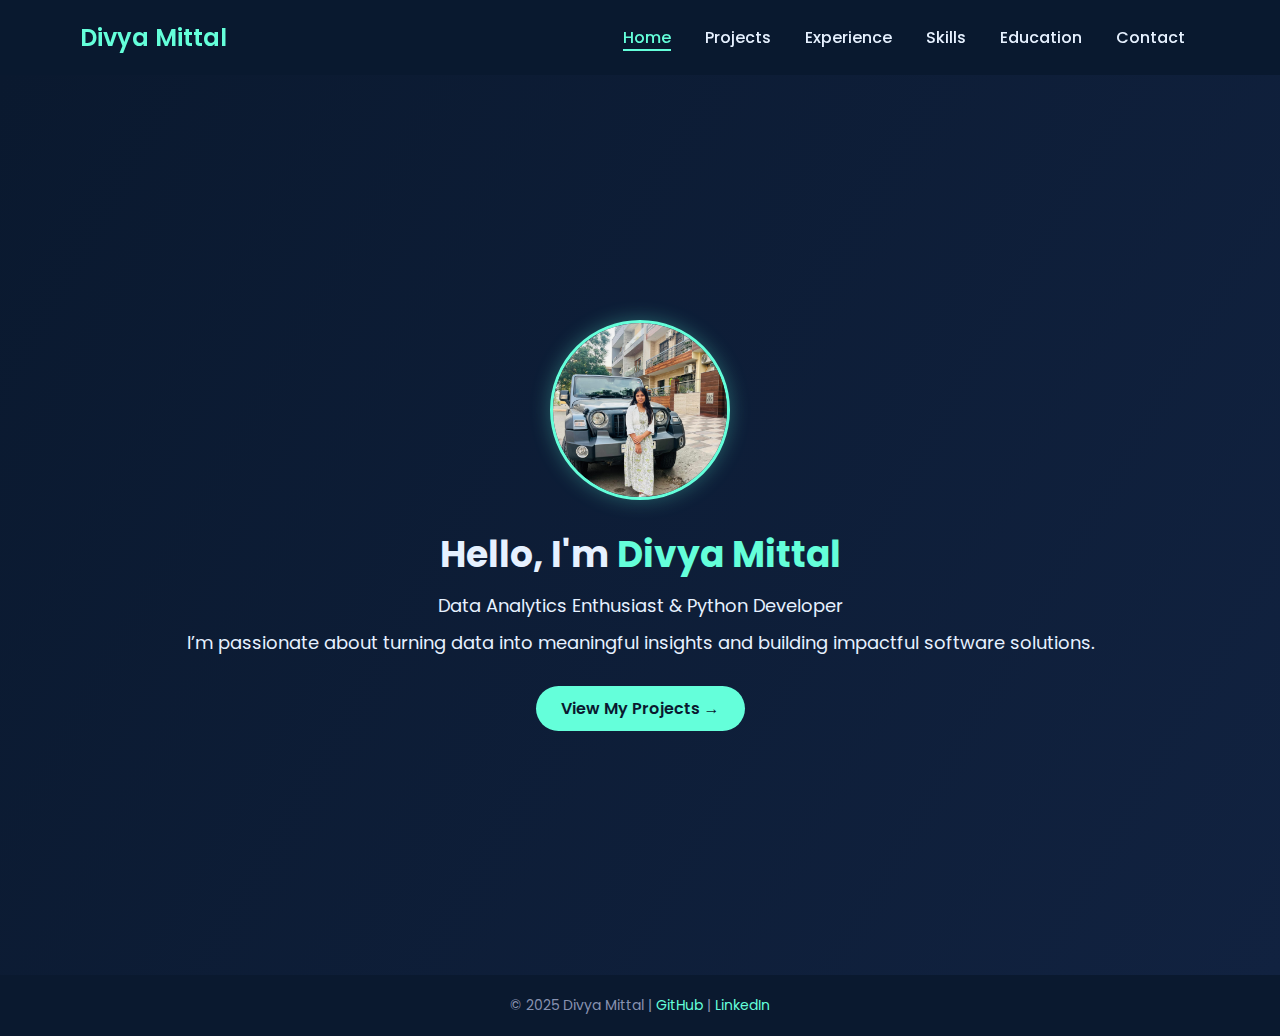
<file: index.html>
<!DOCTYPE html>
<html lang="en">
<head>
  <meta charset="UTF-8">
  <meta name="viewport" content="width=device-width, initial-scale=1.0">
  <title>Divya Mittal | Portfolio</title>
  <link rel="stylesheet" href="style.css">
</head>
<body>
  <header>
    <h1 class="logo">Divya Mittal</h1>
    <nav>
      <a href="index.html" class="active">Home</a>
      <a href="projects.html">Projects</a>
      <a href="experience.html">Experience</a>
      <a href="SKILLS.HTML">Skills</a>
      <a href="education.html">Education</a>
      <a href="contact.html">Contact</a>
    </nav>
  </header>

  <section class="home-section">
    <div class="intro">
      <img src="profile.jpeg" alt="Divya Mittal" class="profile-pic">
      <h2>Hello, I'm <span>Divya Mittal</span></h2>
      <p>Data Analytics Enthusiast & Python Developer</p>
      <p class="desc">I’m passionate about turning data into meaningful insights and building impactful software solutions.</p>
      <a href="projects.html" class="btn">View My Projects →</a>
    </div>
  </section>

  <footer>
    <p>© 2025 Divya Mittal | <a href="https://github.com/divyamittal564" target="_blank">GitHub</a> | <a href="https://www.linkedin.com/in/divya-mittal-924721254" target="_blank">LinkedIn</a></p>
  </footer>
</body>
</html>
</file>
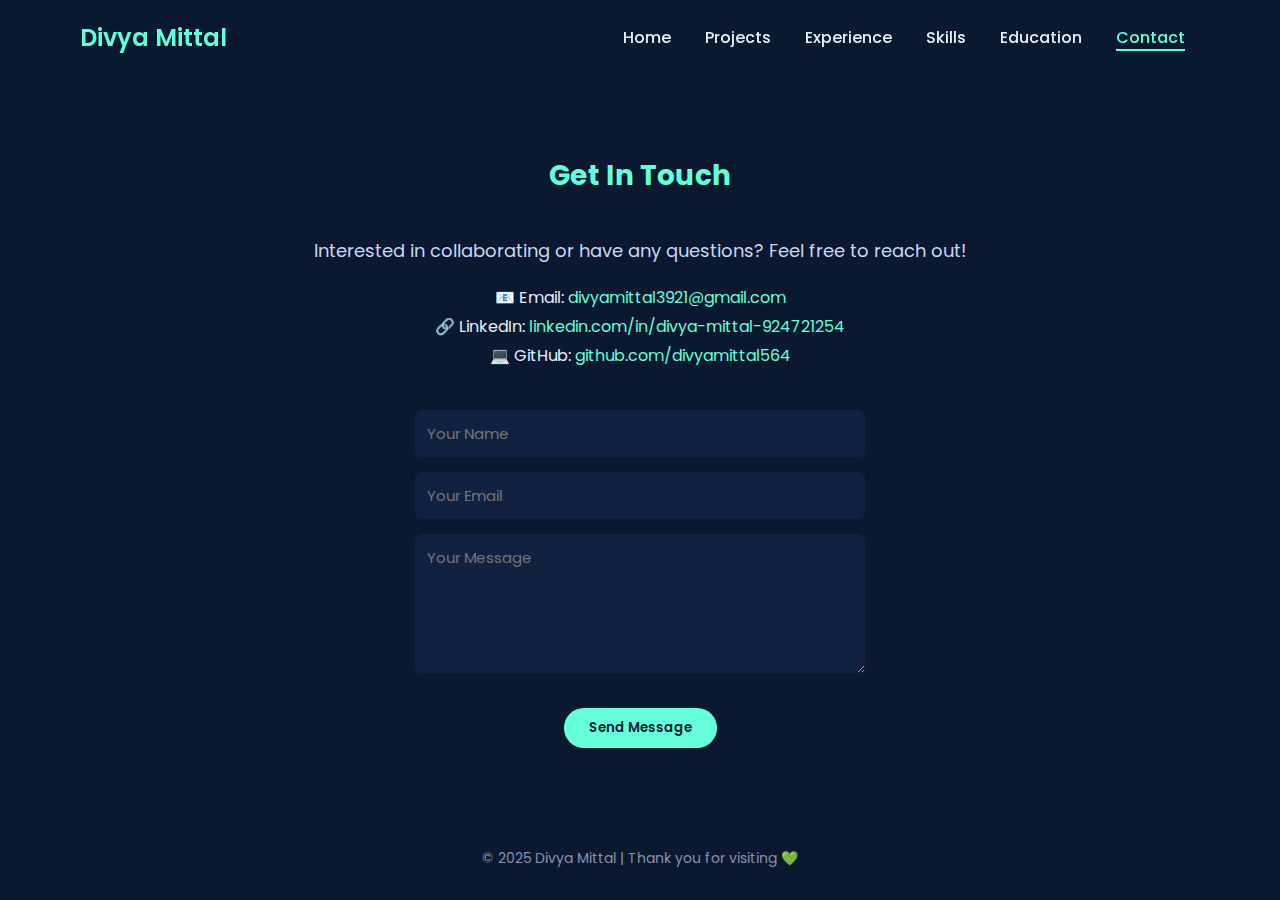
<file: contact.html>
<!DOCTYPE html>
<html lang="en">
<head>
  <meta charset="UTF-8">
  <meta name="viewport" content="width=device-width, initial-scale=1.0">
  <title>Contact | Divya Mittal</title>
  <link rel="stylesheet" href="style.css">
</head>
<body>
  <header>
    <h1 class="logo">Divya Mittal</h1>
    <nav>
       <a href="index.html">Home</a>
      <a href="projects.html">Projects</a>
      <a href="experience.html">Experience</a>
      <a href="SKILLS.HTML">Skills</a>
      <a href="education.html" >Education</a>
      <a href="contact.html" class="active">Contact</a>
    </nav>
  </header>

  <section class="contact-page">
    <h2 class="section-title">Get In Touch</h2>
    <p class="contact-intro">Interested in collaborating or have any questions? Feel free to reach out!</p>

    <div class="contact-info">
      <p>📧 Email: <a href="mailto:divyamittal3921@gmail.com">divyamittal3921@gmail.com</a></p>
      <p>🔗 LinkedIn: <a href="https://www.linkedin.com/in/divya-mittal-924721254" target="_blank">linkedin.com/in/divya-mittal-924721254</a></p>
      <p>💻 GitHub: <a href="https://github.com/divyamittal564" target="_blank">github.com/divyamittal564</a></p>
    </div>

    <form class="contact-form" action="mailto:divyamittal3921@gmail.com" method="post" enctype="text/plain">
      <input type="text" name="name" placeholder="Your Name" required>
      <input type="email" name="email" placeholder="Your Email" required>
      <textarea name="message" placeholder="Your Message" rows="5" required></textarea>
      <button type="submit" class="btn">Send Message</button>
    </form>
  </section>

  <footer>
    <p>© 2025 Divya Mittal | Thank you for visiting 💚</p>
  </footer>
</body>
</html>
</file>
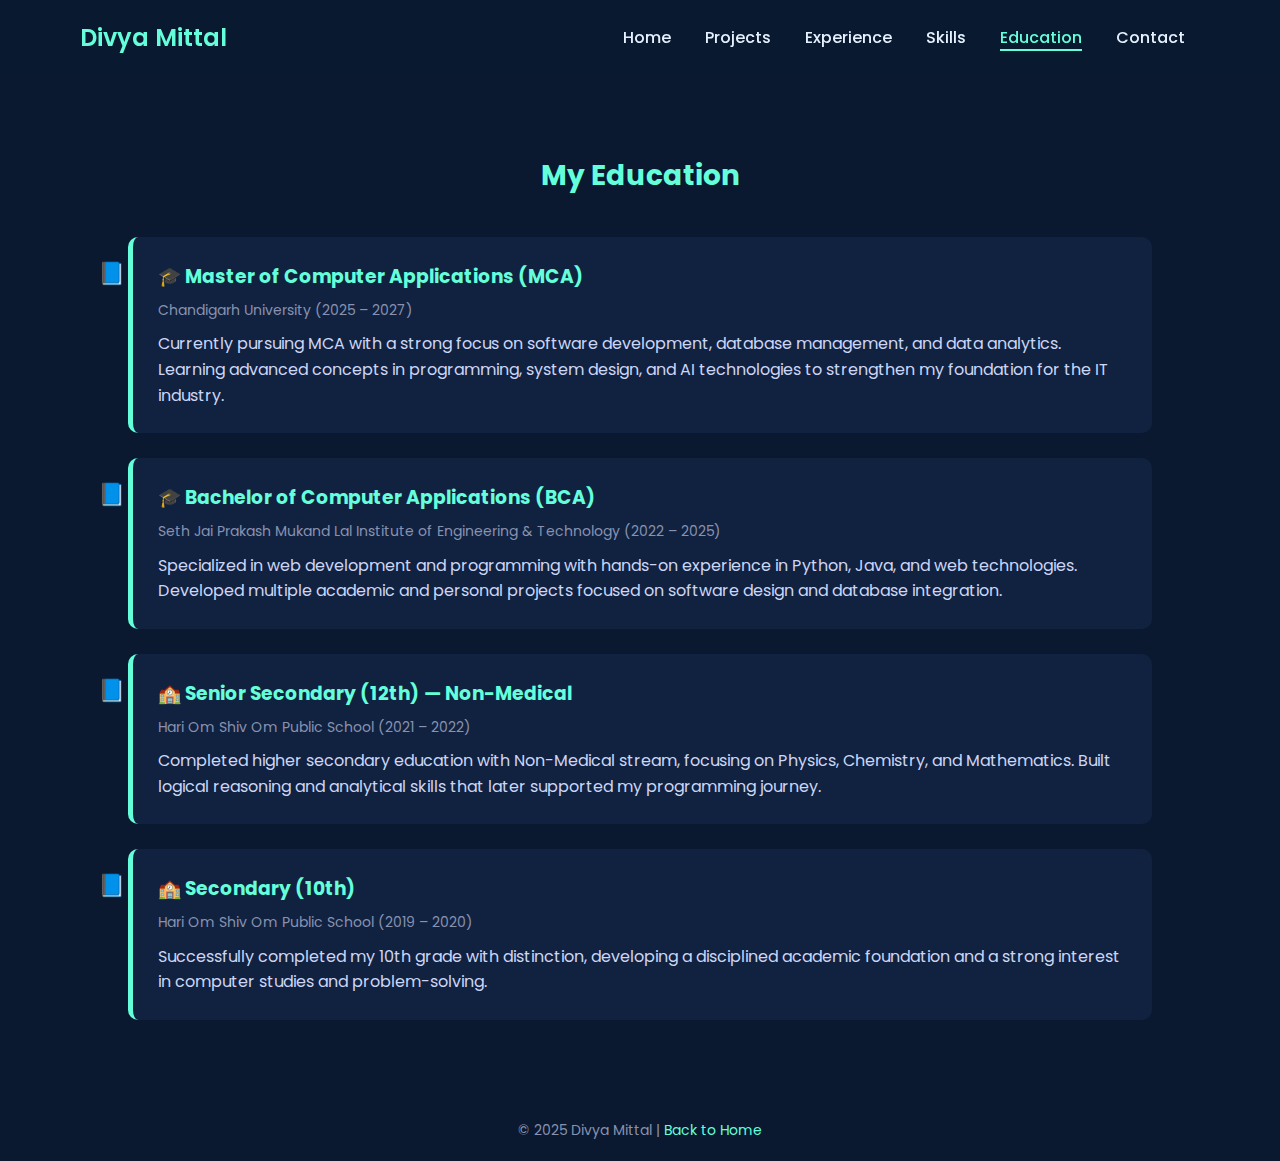
<file: education.html>
<!DOCTYPE html>
<html lang="en">
<head>
  <meta charset="UTF-8">
  <meta name="viewport" content="width=device-width, initial-scale=1.0">
  <title>Education | Divya Mittal</title>
  <link rel="stylesheet" href="style.css">
</head>
<body>
  <header>
    <h1 class="logo">Divya Mittal</h1>
    <nav>
       <a href="index.html">Home</a>
      <a href="projects.html">Projects</a>
      <a href="experience.html">Experience</a>
      <a href="SKILLS.HTML">Skills</a>
      <a href="education.html" class="active">Education</a>
      <a href="contact.html">Contact</a>
    </nav>
  </header>

  <section class="education-page">
    <h2 class="section-title">My Education</h2>

    <div class="edu-container">
      
      <!-- 🎓 MCA -->
      <div class="edu-card">
        <h3>🎓 Master of Computer Applications (MCA)</h3>
        <p class="duration">Chandigarh University (2025 – 2027)</p>
        <p>
          Currently pursuing MCA with a strong focus on software development, database management, 
          and data analytics. Learning advanced concepts in programming, system design, and AI technologies 
          to strengthen my foundation for the IT industry.
        </p>
      </div>

      <!-- 🎓 BCA -->
      <div class="edu-card">
        <h3>🎓 Bachelor of Computer Applications (BCA)</h3>
        <p class="duration">Seth Jai Prakash Mukand Lal Institute of Engineering & Technology (2022 – 2025)</p>
        <p>
          Specialized in web development and programming with hands-on experience in Python, Java, 
          and web technologies. Developed multiple academic and personal projects focused on 
          software design and database integration.
        </p>
      </div>

      <!-- 🏫 12th -->
      <div class="edu-card">
        <h3>🏫 Senior Secondary (12th) — Non-Medical</h3>
        <p class="duration">Hari Om Shiv Om Public School (2021 – 2022)</p>
        <p>
          Completed higher secondary education with Non-Medical stream, focusing on Physics, Chemistry, 
          and Mathematics. Built logical reasoning and analytical skills that later supported my programming journey.
        </p>
      </div>

      <!-- 🏫 10th -->
      <div class="edu-card">
        <h3>🏫 Secondary (10th)</h3>
        <p class="duration">Hari Om Shiv Om Public School (2019 – 2020)</p>
        <p>
          Successfully completed my 10th grade with distinction, developing a disciplined academic foundation 
          and a strong interest in computer studies and problem-solving.
        </p>
      </div>

    </div>
  </section>

  <footer>
    <p>© 2025 Divya Mittal | <a href="index.html">Back to Home</a></p>
  </footer>
</body>
</html>
</file>
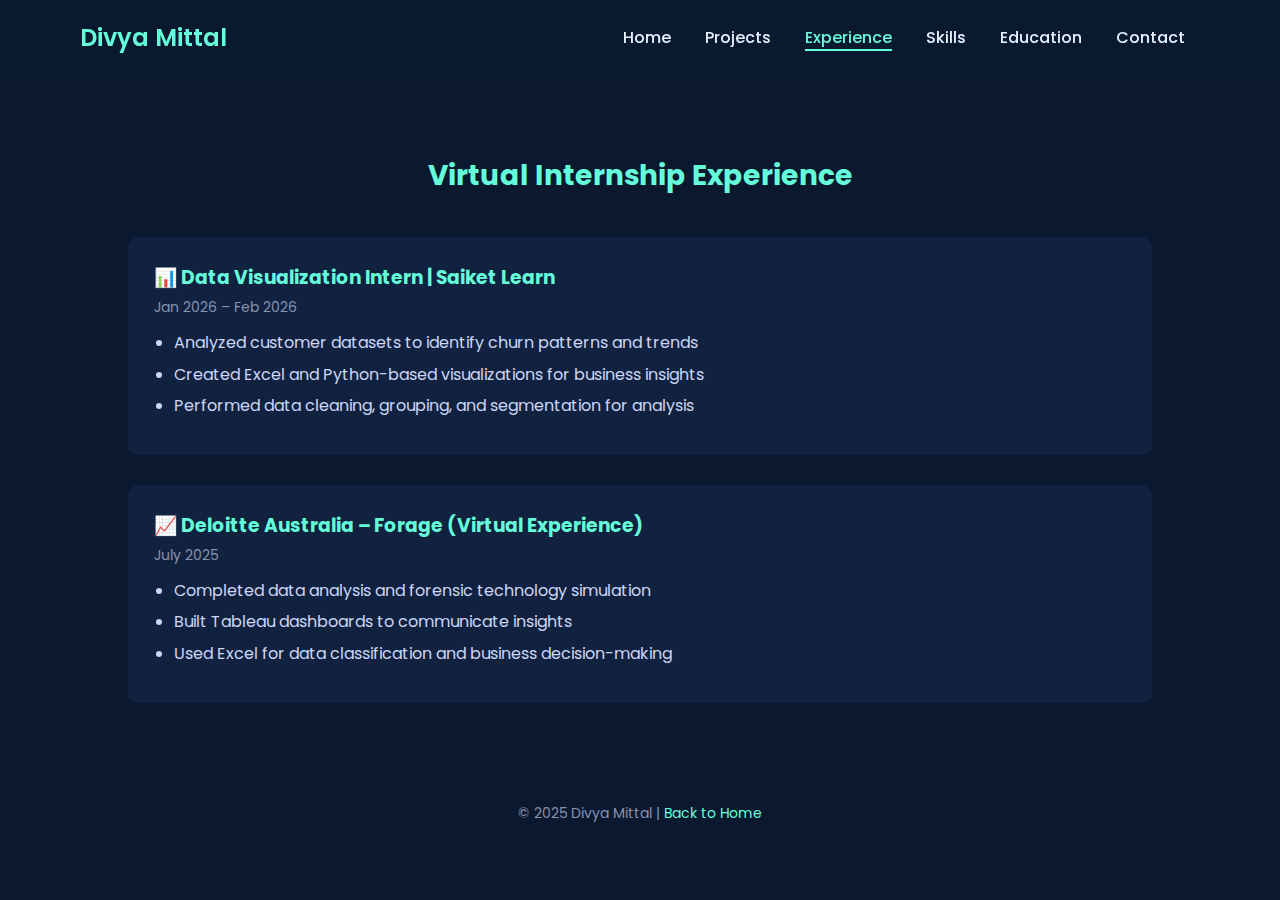
<file: experience.html>
<!DOCTYPE html>
<html lang="en">
<head>
  <meta charset="UTF-8">
  <meta name="viewport" content="width=device-width, initial-scale=1.0">
  <title>Experience | Divya Mittal</title>
  <link rel="stylesheet" href="style.css">
</head>

<body>

<header>
  <h1 class="logo">Divya Mittal</h1>
  <nav>
    <a href="index.html">Home</a>
    <a href="projects.html">Projects</a>
    <a href="experience.html" class="active">Experience</a>
    <a href="SKILLS.HTML" >Skills </a>
    <a href="education.html">Education</a>
    <a href="contact.html">Contact</a>
  </nav>
</header>

<section class="experience-page">

  <h2 class="section-title">Virtual Internship Experience</h2>

  <div class="experience-container">

    <!-- Internship 1 -->
    <div class="experience-card">
      <h3>📊 Data Visualization Intern | Saiket Learn</h3>
      <p class="date">Jan 2026 – Feb 2026</p>

      <ul>
        <li>Analyzed customer datasets to identify churn patterns and trends</li>
        <li>Created Excel and Python-based visualizations for business insights</li>
        <li>Performed data cleaning, grouping, and segmentation for analysis</li>
      </ul>
    </div>

    <!-- Internship 2 -->
    <div class="experience-card">
      <h3>📈 Deloitte Australia – Forage (Virtual Experience)</h3>
      <p class="date">July 2025</p>

      <ul>
        <li>Completed data analysis and forensic technology simulation</li>
        <li>Built Tableau dashboards to communicate insights</li>
        <li>Used Excel for data classification and business decision-making</li>
      </ul>
    </div>

  </div>

</section>

<footer>
  <p>© 2025 Divya Mittal | <a href="index.html">Back to Home</a></p>
</footer>

</body>
</html>
</file>
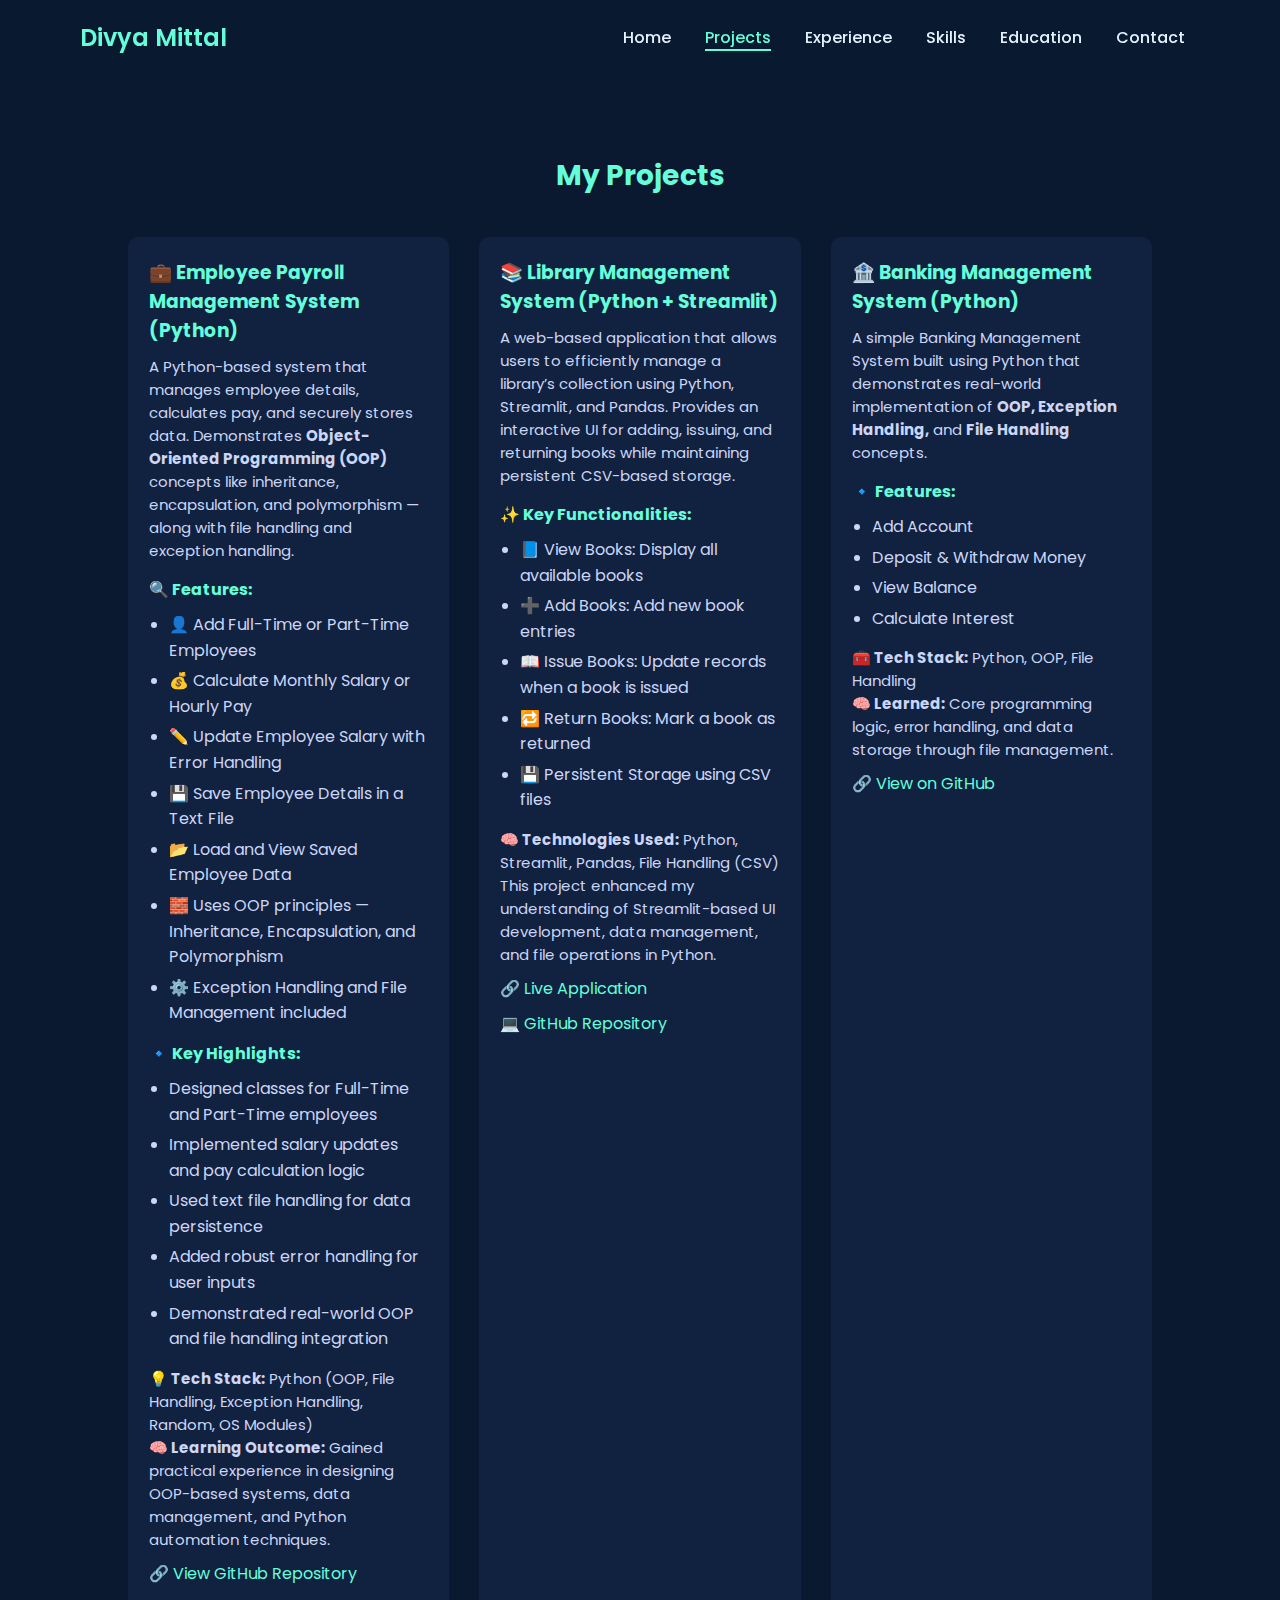
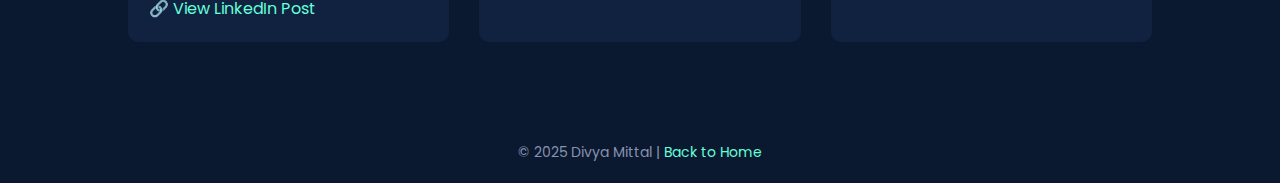
<file: projects.html>
<!DOCTYPE html>
<html lang="en">
<head>
  <meta charset="UTF-8">
  <meta name="viewport" content="width=device-width, initial-scale=1.0">
  <title>Projects | Divya Mittal</title>
  <link rel="stylesheet" href="style.css">
</head>
<body>
  <header>
    <h1 class="logo">Divya Mittal</h1>
    <nav>
      <a href="index.html">Home</a>
      <a href="projects.html" class="active">Projects</a>
      <a href="experience.html">Experience</a>
      <a href="SKILLS.HTML">Skills</a>
      <a href="education.html" >Education</a>
      <a href="contact.html">Contact</a>
    </nav>
  </header>

  <section class="projects-page">
    <h2 class="section-title">My Projects</h2>
    <div class="project-container">

      <!-- 🧩 Project 1: Employee Payroll Management System -->
      <div class="project-card">
        <h3>💼 Employee Payroll Management System (Python)</h3>
        <p>
          A Python-based system that manages employee details, calculates pay, and securely stores data.
          Demonstrates <b>Object-Oriented Programming (OOP)</b> concepts like inheritance, encapsulation, and polymorphism — 
          along with file handling and exception handling.
        </p>

        <h4>🔍 Features:</h4>
        <ul>
          <li>👤 Add Full-Time or Part-Time Employees</li>
          <li>💰 Calculate Monthly Salary or Hourly Pay</li>
          <li>✏️ Update Employee Salary with Error Handling</li>
          <li>💾 Save Employee Details in a Text File</li>
          <li>📂 Load and View Saved Employee Data</li>
          <li>🧱 Uses OOP principles — Inheritance, Encapsulation, and Polymorphism</li>
          <li>⚙️ Exception Handling and File Management included</li>
        </ul>

        <h4>🔹 Key Highlights:</h4>
        <ul>
          <li>Designed classes for Full-Time and Part-Time employees</li>
          <li>Implemented salary updates and pay calculation logic</li>
          <li>Used text file handling for data persistence</li>
          <li>Added robust error handling for user inputs</li>
          <li>Demonstrated real-world OOP and file handling integration</li>
        </ul>

        <p><b>💡 Tech Stack:</b> Python (OOP, File Handling, Exception Handling, Random, OS Modules)</p>
        <p><b>🧠 Learning Outcome:</b> Gained practical experience in designing OOP-based systems, data management, and Python automation techniques.</p>

        <a href="https://github.com/divyamittal564/Employee-payroll" target="_blank" class="project-link">🔗 View GitHub Repository</a><br>
        <a href="https://lnkd.in/g8jHw7EZ" target="_blank" class="project-link">🔗 View LinkedIn Post</a>
      </div>

      <!-- 📚 Project 2: Library Management System -->
      <div class="project-card">
        <h3>📚 Library Management System (Python + Streamlit)</h3>
        <p>
          A web-based application that allows users to efficiently manage a library’s collection using Python, Streamlit, and Pandas.
          Provides an interactive UI for adding, issuing, and returning books while maintaining persistent CSV-based storage.
        </p>

        <h4>✨ Key Functionalities:</h4>
        <ul>
          <li>📘 View Books: Display all available books</li>
          <li>➕ Add Books: Add new book entries</li>
          <li>📖 Issue Books: Update records when a book is issued</li>
          <li>🔁 Return Books: Mark a book as returned</li>
          <li>💾 Persistent Storage using CSV files</li>
        </ul>

        <p><b>🧠 Technologies Used:</b> Python, Streamlit, Pandas, File Handling (CSV)</p>
        <p>
          This project enhanced my understanding of Streamlit-based UI development, data management, and file operations in Python.
        </p>

        <a href="https://lnkd.in/gDMXu4-E" target="_blank" class="project-link">🔗 Live Application</a><br>
        <a href="https://lnkd.in/gdjNRSaa" target="_blank" class="project-link">💻 GitHub Repository</a>
      </div>

      <!-- 🏦 Project 3: Banking Management System -->
      <div class="project-card">
        <h3>🏦 Banking Management System (Python)</h3>
        <p>
          A simple Banking Management System built using Python that demonstrates real-world implementation of 
          <b>OOP, Exception Handling,</b> and <b>File Handling</b> concepts.
        </p>

        <h4>🔹 Features:</h4>
        <ul>
          <li>Add Account</li>
          <li>Deposit & Withdraw Money</li>
          <li>View Balance</li>
          <li>Calculate Interest</li>
        </ul>

        <p><b>🧰 Tech Stack:</b> Python, OOP, File Handling</p>
        <p><b>🧠 Learned:</b> Core programming logic, error handling, and data storage through file management.</p>

        <a href="https://lnkd.in/gpNJ6EFX" target="_blank" class="project-link">🔗 View on GitHub</a>
      </div>

    </div>
  </section>

  <footer>
    <p>© 2025 Divya Mittal | <a href="index.html">Back to Home</a></p>
  </footer>
</body>
</html>
</file>
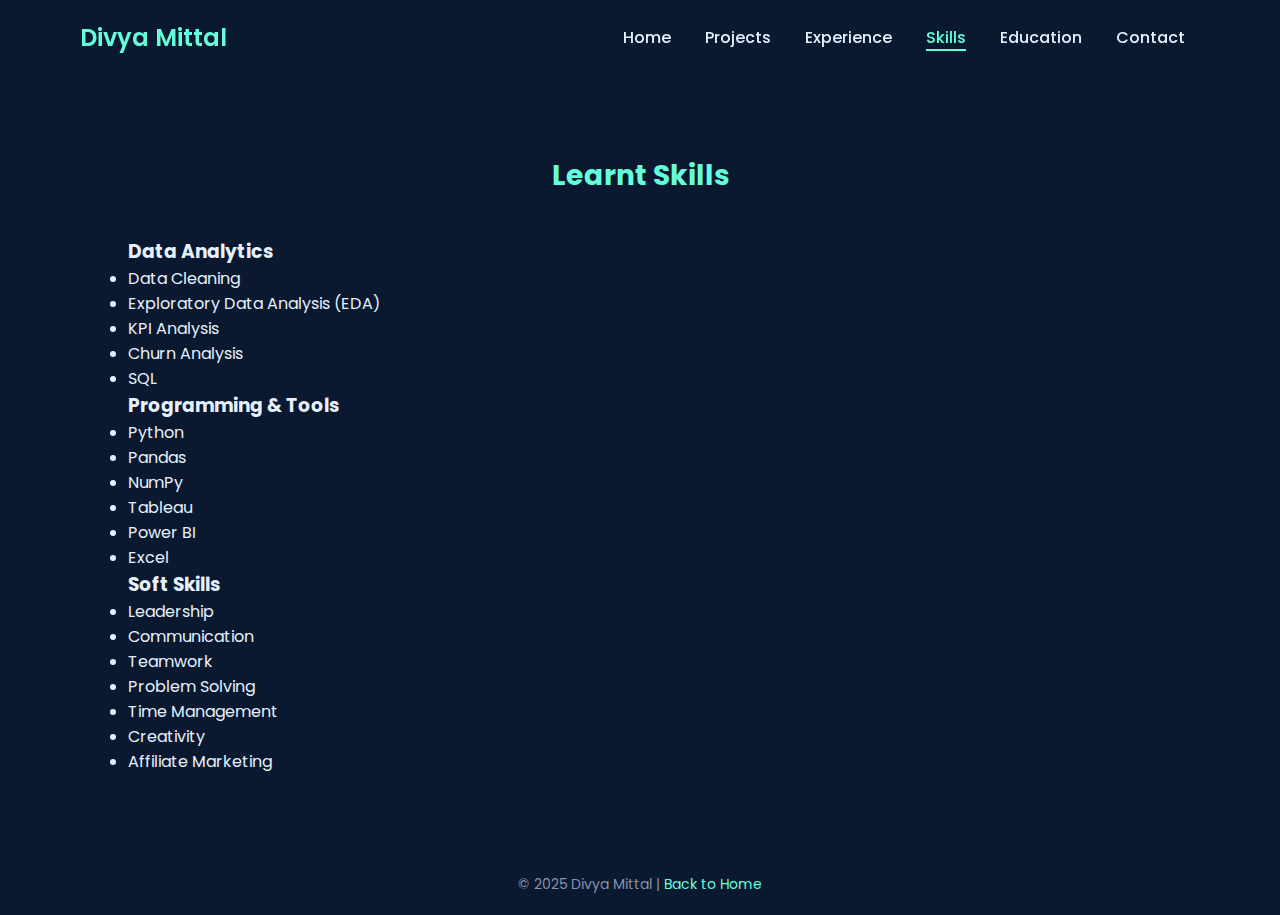
<file: SKILLS.HTML>
<!DOCTYPE html>
<html lang="en">
<head>
  <meta charset="UTF-8">
  <meta name="viewport" content="width=device-width, initial-scale=1.0">
  <title>Skills | Divya Mittal</title>
  <link rel="stylesheet" href="style.css">
</head>
<body>
  <header>
    <h1 class="logo">Divya Mittal</h1>
    <nav>
      <a href="index.html">Home</a>
      <a href="projects.html">Projects</a>
      <a href="experience.html">Experience</a>
      <a href="skills.html" class="active">Skills</a>
      <a href="education.html">Education</a>
      <a href="contact.html">Contact</a>
    </nav>
  </header>
<section class="skills-page">

  <h2 class="section-title">Learnt Skills</h2>

  <div class="skills-grid">

    <!-- Column 1 -->
    <div class="skills-box">
      <h3>Data Analytics</h3>
      <ul>
        <li>Data Cleaning</li>
        <li>Exploratory Data Analysis (EDA)</li>
        <li>KPI Analysis</li>
        <li>Churn Analysis</li>
        <li>SQL</li>
      </ul>
    </div>

    <!-- Column 2 -->
    <div class="skills-box">
      <h3>Programming & Tools</h3>
      <ul>
        <li>Python</li>
        <li>Pandas</li>
        <li>NumPy</li>
        <li>Tableau</li>
        <li>Power BI</li>
        <li>Excel</li>
      </ul>
    </div>

    <!-- Column 3 (LAST = Soft Skills) -->
    <div class="skills-box">
      <h3>Soft Skills</h3>
      <ul>
        <li>Leadership</li>
        <li>Communication</li>
        <li>Teamwork</li>
        <li>Problem Solving</li>
        <li>Time Management</li>
        <li>Creativity</li>
        <li>Affiliate Marketing</li>
      </ul>
    </div>

  </div>

</section>



  <footer>
    <p>© 2025 Divya Mittal | <a href="index.html">Back to Home</a></p>
  </footer>
</body>
</html>
</file>
<file: style.css>
@import url('https://fonts.googleapis.com/css2?family=Poppins:wght@300;400;600&display=swap');

* {
  margin: 0;
  padding: 0;
  box-sizing: border-box;
  font-family: 'Poppins', sans-serif;
}

body {
  background: #0a192f;
  color: #e6f1ff;
  overflow-x: hidden;
}

header {

  
  display: flex;
  justify-content: space-between;
  align-items: center;
  padding: 20px 80px;
  background: rgba(10, 25, 47, 0.95);
  position: sticky;
  top: 0;
  z-index: 1000;
  backdrop-filter: blur(10px);
}

.logo {
  font-size: 24px;
  font-weight: 600;
  color: #64ffda;
}

nav a {
  color: #e6f1ff;
  margin: 0 15px;
  text-decoration: none;
  transition: 0.3s;
  font-weight: 500;
}

nav a:hover,
nav a.active {
  color: #64ffda;
  border-bottom: 2px solid #64ffda;
}

.home-section {
  height: 100vh;
  display: flex;
  justify-content: center;
  align-items: center;
  background: linear-gradient(120deg, #0a192f, #112240);
  text-align: center;
  animation: fadeIn 1s ease-in;
}

.intro h2 {
  font-size: 36px;
}

.intro h2 span {
  color: #64ffda;
}

.intro p {
  margin: 10px 0;
  font-size: 18px;
}

.btn {
  display: inline-block;
  margin-top: 20px;
  padding: 10px 25px;
  color: #0a192f;
  background: #64ffda;
  border-radius: 25px;
  text-decoration: none;
  font-weight: 600;
  transition: 0.3s;
}

.btn:hover {
  background: #52d6b9;
  transform: scale(1.05);
}

.projects-page {
  padding: 80px 10%;
  animation: fadeInUp 1.2s ease-in;
}

.section-title {
  text-align: center;
  color: #64ffda;
  font-size: 28px;
  margin-bottom: 40px;
}

.project-container {
  display: grid;
  grid-template-columns: repeat(auto-fit, minmax(280px, 1fr));
  gap: 30px;
}

.project-card {
  background: #112240;
  border-radius: 10px;
  padding: 20px;
  transition: all 0.3s ease;
  border: 1px solid transparent;
}

.project-card:hover {
  transform: translateY(-8px);
  border-color: #64ffda;
  box-shadow: 0 4px 15px rgba(100, 255, 218, 0.2);
}

.project-card h3 {
  color: #64ffda;
  margin-bottom: 10px;
}

.project-card p {
  font-size: 15px;
  color: #ccd6f6;
}

.project-link {
  display: inline-block;
  margin-top: 10px;
  color: #64ffda;
  text-decoration: none;
  transition: 0.3s;
}

.project-link:hover {
  text-decoration: underline;
}

footer {
  text-align: center;
  padding: 20px;
  background: #0a192f;
  color: #8892b0;
  font-size: 14px;
}

footer a {
  color: #64ffda;
  text-decoration: none;
}

footer a:hover {
  text-decoration: underline;
}

@keyframes fadeIn {
  from { opacity: 0; transform: translateY(20px); }
  to { opacity: 1; transform: translateY(0); }
}

@keyframes fadeInUp {
  from { opacity: 0; transform: translateY(50px); }
  to { opacity: 1; transform: translateY(0); }
}

.profile-pic {
  width: 180px;
  height: 180px;
  border-radius: 50%;
  object-fit: cover;
  margin-bottom: 20px;
  border: 3px solid #64ffda;
  box-shadow: 0 0 20px rgba(100, 255, 218, 0.3);
  transition: transform 0.3s;
}

.profile-pic:hover {
  transform: scale(1.05);
}
.project-card {
  background: #112240;
  border-radius: 10px;
  padding: 20px;
  transition: all 0.3s ease;
  border: 1px solid transparent;
  text-align: left;
}

.project-card:hover {
  transform: translateY(-8px);
  border-color: #64ffda;
  box-shadow: 0 4px 15px rgba(100, 255, 218, 0.2);
}

.project-card h3 {
  color: #64ffda;
  margin-bottom: 10px;
}

.project-card p {
  font-size: 15px;
  color: #ccd6f6;
}

.project-card ul {
  margin: 10px 0 15px 20px;
  line-height: 1.6;
  color: #ccd6f6;
}

.project-card li {
  margin-bottom: 5px;
}

.project-card h4 {
  color: #64ffda;
  margin-top: 15px;
}

.project-link {
  display: inline-block;
  margin-top: 10px;
  color: #64ffda;
  text-decoration: none;
  transition: 0.3s;
}

.project-link:hover {
  text-decoration: underline;
}





/* ===== EXPERIENCE PAGE (NEW DESIGN) ===== */

.experience-page {
  padding: 80px 10%;
  animation: fadeInUp 1.2s ease-in;
}

.experience-container {
  display: flex;
  flex-direction: column;
  gap: 30px;
}

.experience-card {
  background: #112240;
  border-radius: 10px;
  padding: 25px;
  transition: all 0.3s ease;
  border: 1px solid transparent;
}

.experience-card:hover {
  transform: translateY(-8px);
  border-color: #64ffda;
  box-shadow: 0 4px 15px rgba(100, 255, 218, 0.2);
}

.experience-card h3 {
  color: #64ffda;
  margin-bottom: 5px;
}

.experience-card ul {
  margin: 12px 0 10px 20px;
  line-height: 1.6;
  color: #ccd6f6;
}

.experience-card li {
  margin-bottom: 6px;
}

.date {
  color: #8892b0;
  font-size: 14px;
  margin-bottom: 12px;
}

/* CONTACT PAGE */
.contact-page {
  padding: 80px 10%;
  text-align: center;
  animation: fadeIn 1.2s ease-in;
}

.contact-intro {
  margin-bottom: 20px;
  color: #ccd6f6;
  font-size: 18px;
}

.contact-info {
  margin-bottom: 40px;
  line-height: 1.8;
}

.contact-info a {
  color: #64ffda;
  text-decoration: none;
}

.contact-info a:hover {
  text-decoration: underline;
}

.contact-form {
  display: flex;
  flex-direction: column;
  align-items: center;
  gap: 15px;
  max-width: 450px;
  margin: 0 auto;
}

.contact-form input,
.contact-form textarea {
  width: 100%;
  padding: 12px;
  border-radius: 6px;
  border: none;
  background: #112240;
  color: #fff;
  font-size: 15px;
}

.contact-form button {
  padding: 10px 25px;
  border: none;
  border-radius: 25px;
  background: #64ffda;
  color: #0a192f;
  font-weight: 600;
  cursor: pointer;
  transition: 0.3s;
}

.contact-form button:hover {
  background: #52d6b9;
}

/* EDUCATION PAGE */
.education-page {
  padding: 80px 10%;
  animation: fadeIn 1.2s ease-in;
  background-color: #0a192f;
}

.edu-container {
  display: flex;
  flex-direction: column;
  gap: 25px;
}

.edu-card {
  background: #112240;
  border-left: 5px solid #64ffda;
  padding: 25px;
  border-radius: 10px;
  transition: all 0.3s ease;
  position: relative;
}

.edu-card::before {
  content: "📘";
  position: absolute;
  left: -35px;
  top: 20px;
  font-size: 22px;
}

.edu-card:hover {
  transform: translateY(-5px);
  box-shadow: 0 4px 20px rgba(100, 255, 218, 0.25);
}

.edu-card h3 {
  color: #64ffda;
  margin-bottom: 8px;
}

.edu-card .duration {
  color: #8892b0;
  font-size: 14px;
  margin-bottom: 10px;
}

.edu-card p {
  color: #ccd6f6;
  line-height: 1.6;
}

@media (max-width: 768px) {
  .edu-container {
    padding: 10px;
  }
  .edu-card {
    padding: 20px;
  }
}

/* ===== SKILLS PAGE ===== */
/* SKILLS PAGE */

/* SKILLS SECTION */

.skills-container {
  width: 85%;
  margin: auto;
  display: flex;
  gap: 25px;
  flex-wrap: wrap;
  justify-content: center;
}

.skill-box {
  flex: 1;
  min-width: 250px;
  background: #112240;   /* dark theme like experience section */
  border: 1px solid #233554;
  padding: 20px;
  border-radius: 10px;
  transition: all 0.3s ease;
}

.skill-box h3 {
  color: #64ffda;
  margin-bottom: 10px;
}

.skill-box ul {
  list-style: none;
  padding-left: 0;
}

.skill-box li {
  margin: 6px 0;
  color: #ccd6f6;
}

/* Hover Effect */
/* SKILLS PAGE */

.skills-page {
  padding: 80px 10%;
  padding: 80px 10%;
  animation: fadeInUp 1.2s ease-in;
}

.section-title {
  text-align: center;
  margin-bottom: 40px;
}

.skills-container {
  width: 85%;
  margin: auto;
  display: flex;
  gap: 25px;
  flex-wrap: wrap;
  justify-content: center;
}

.skill-box {
  flex: 1;
  min-width: 250px;
  background: #112240;
  border: 1px solid #233554;
  padding: 20px;
  border-radius: 10px;
  transition: all 0.3s ease;
}

.skill-box h3 {
  color: #64ffda;
  margin-bottom: 10px;
}

.skill-box ul {
  list-style: none;
  padding-left: 0;
}

.skill-box li {
  margin: 6px 0;
  color: #ccd6f6;
}

/* Hover Effect */

.skill-box:hover {
  transform: translateY(-8px);
  border-color: #64ffda;
  box-shadow: 0 8px 20px rgba(100,255,218,0.2);
}
</file>
